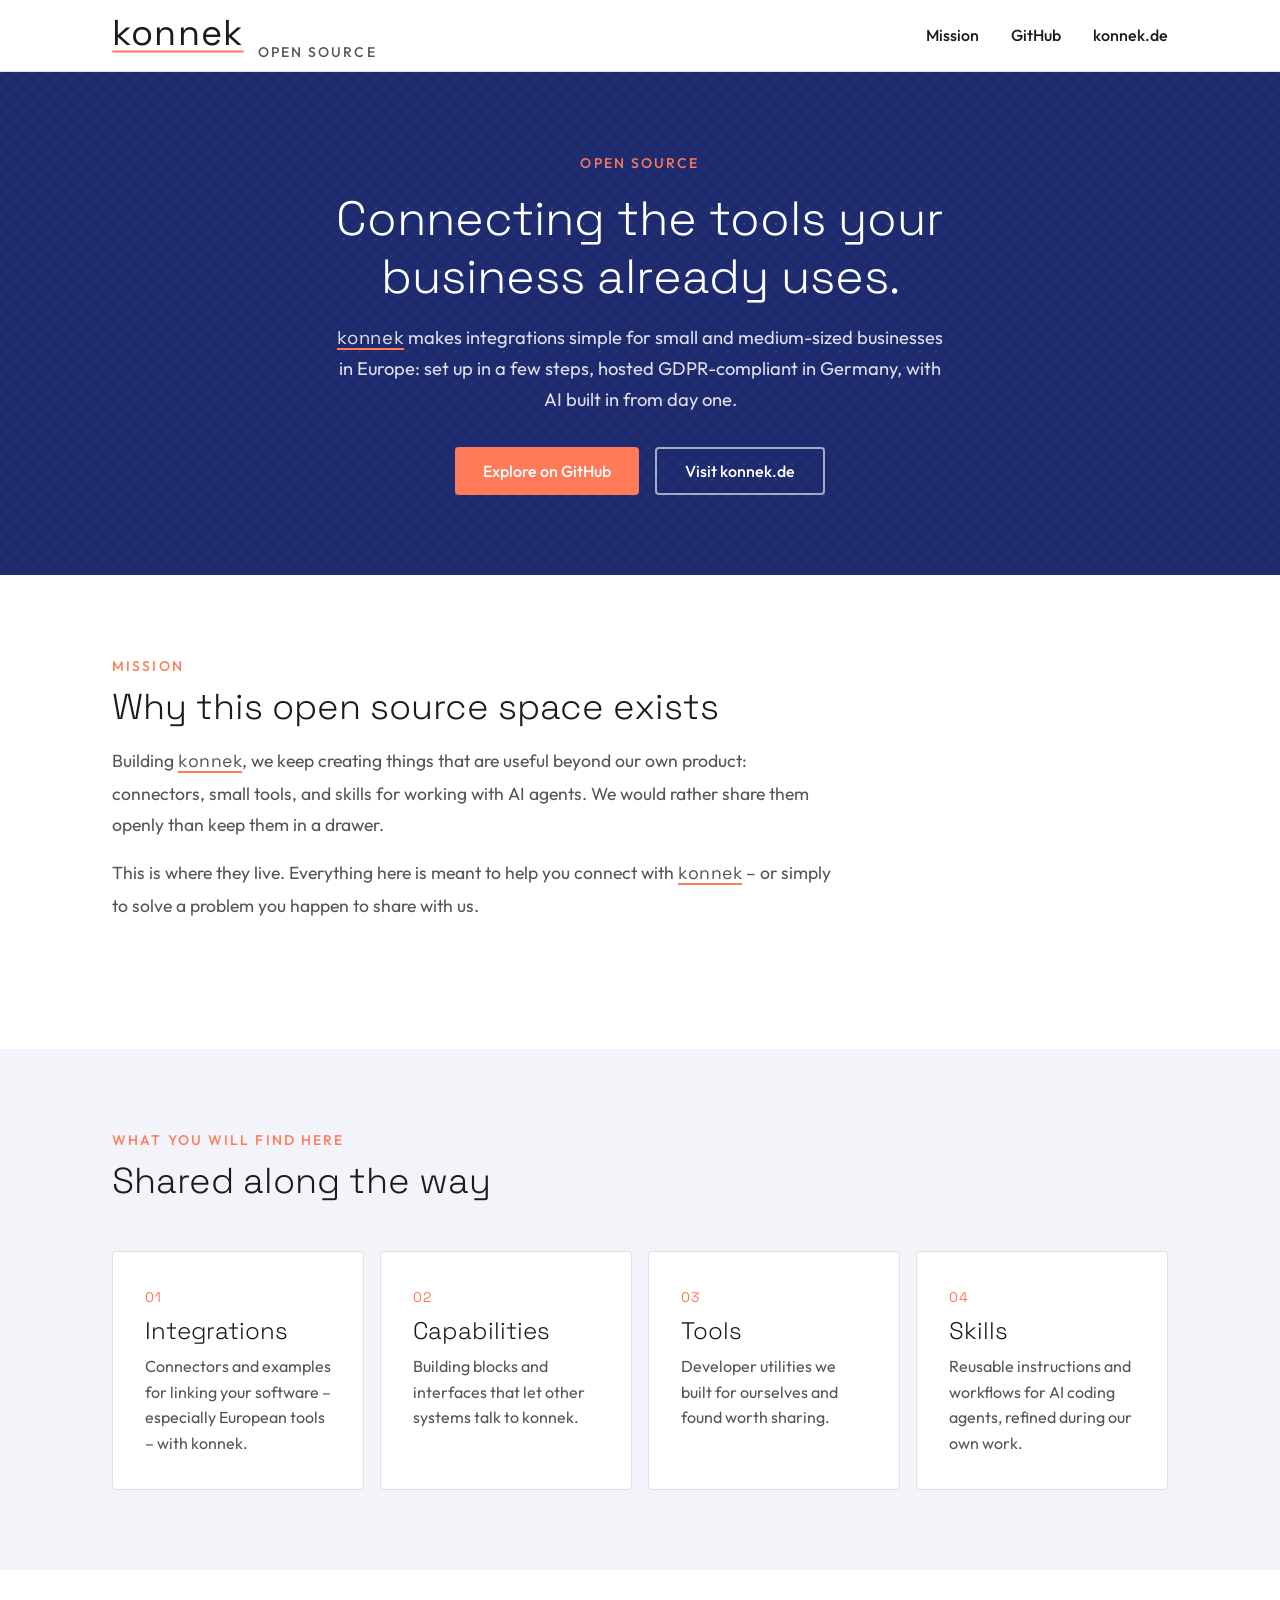
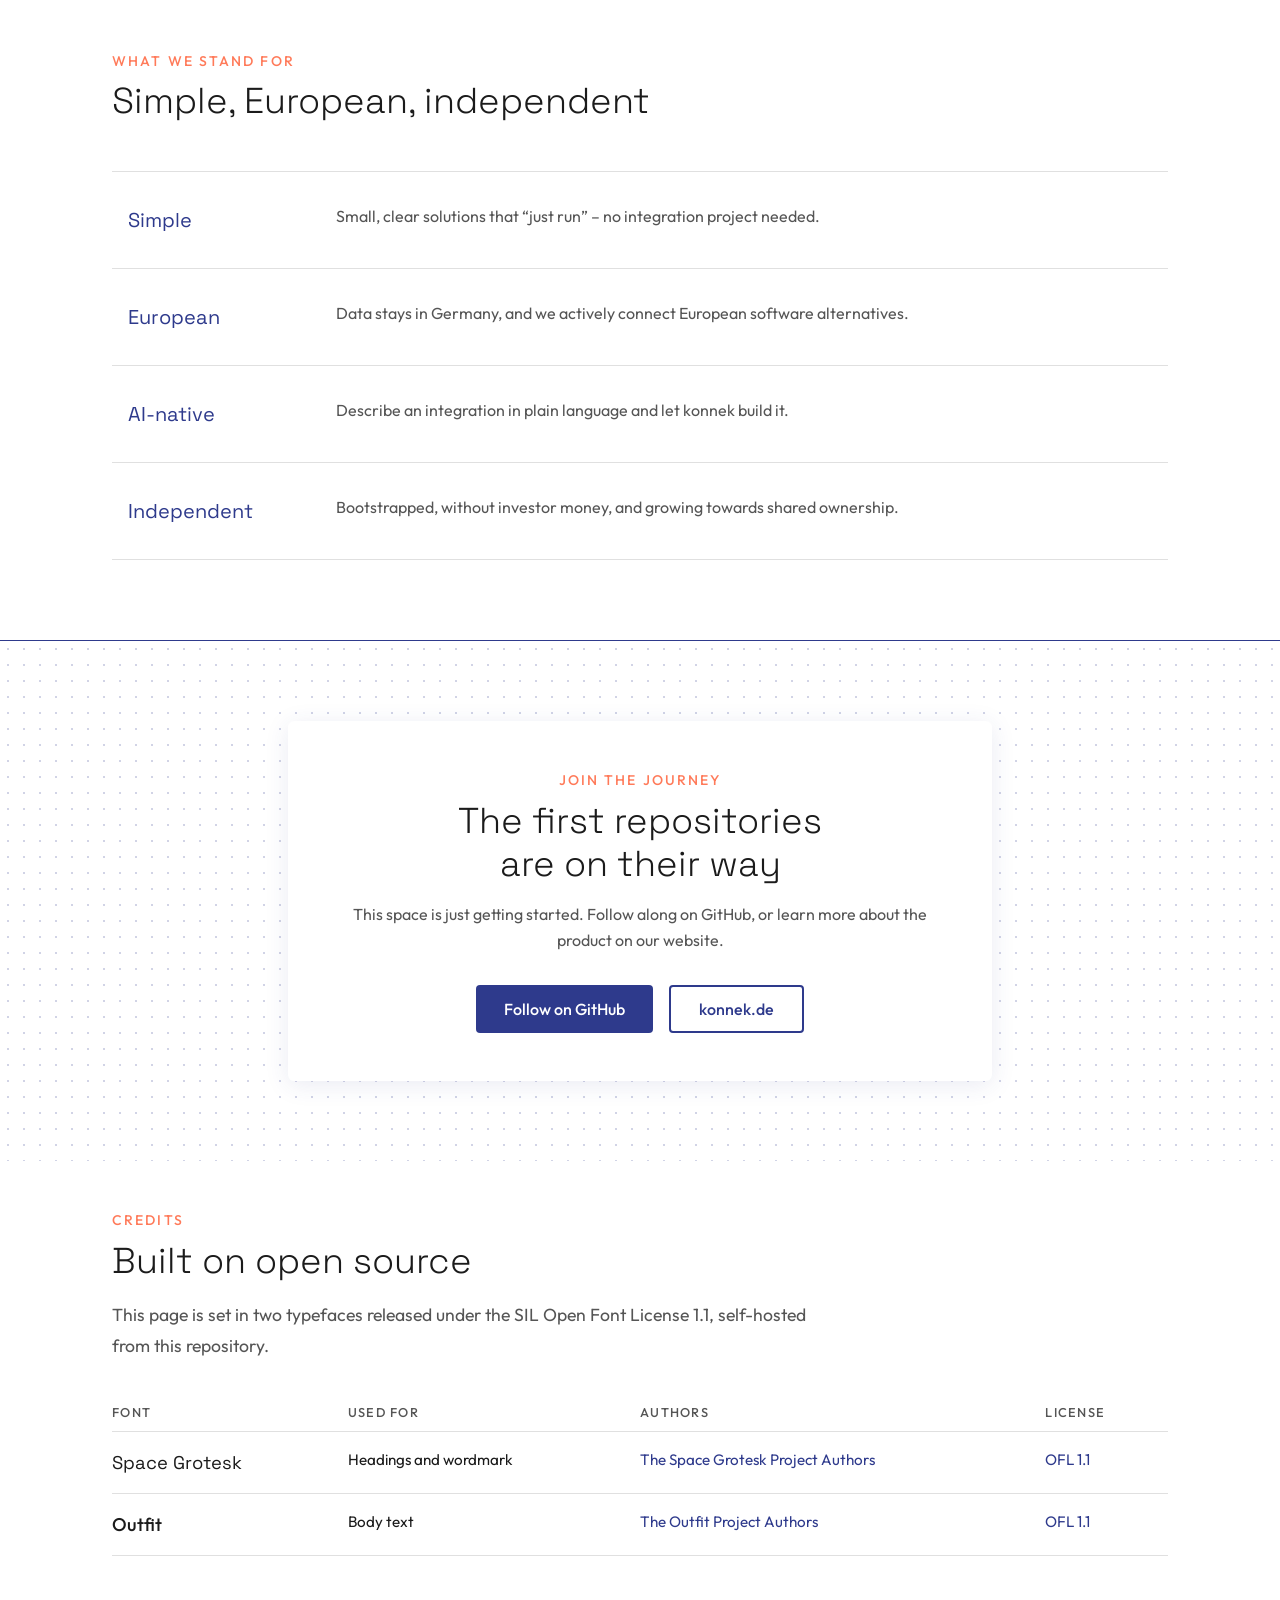
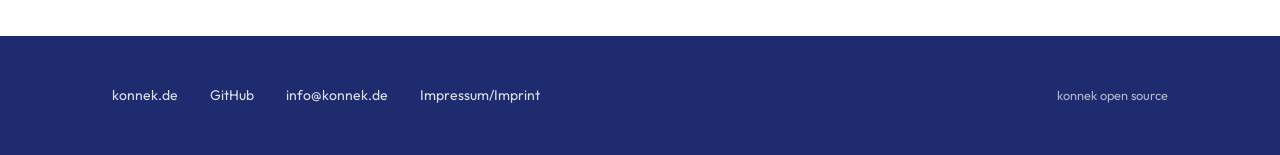
<file: index.html>
<!doctype html>
<html lang="en">
<head>
  <meta charset="utf-8">
  <meta name="viewport" content="width=device-width, initial-scale=1">
  <title>konnek open source</title>
  <meta name="description" content="konnek connects the tools small European businesses already use. Here we share integrations, tools and skills we build along the way.">
  <link rel="canonical" href="https://konnek.tech/">
  <meta name="google-site-verification" content="kZbF49vOSJe_6Bnsl19wrpWctSb0JP7EgUTlXvAQnaM">
  <meta property="og:type" content="website">
  <meta property="og:site_name" content="konnek open source">
  <meta property="og:url" content="https://konnek.tech/">
  <meta property="og:title" content="konnek open source">
  <meta property="og:description" content="konnek connects the tools small European businesses already use. Here we share integrations, tools and skills we build along the way.">
  <meta property="og:locale" content="en_US">
  <meta property="og:image" content="https://konnek.tech/og-image.png">
  <meta property="og:image:width" content="2400">
  <meta property="og:image:height" content="1260">
  <meta property="og:image:alt" content="konnek">
  <meta name="twitter:card" content="summary_large_image">
  <meta name="twitter:title" content="konnek open source">
  <meta name="twitter:description" content="konnek connects the tools small European businesses already use. Here we share integrations, tools and skills we build along the way.">
  <meta name="twitter:image" content="https://konnek.tech/og-image.png">
  <meta name="twitter:image:alt" content="konnek">
  <script type="application/ld+json">
  {
    "@context": "https://schema.org",
    "@graph": [
      {
        "@type": "Organization",
        "@id": "https://konnek.de/#organization",
        "name": "konnek",
        "url": "https://konnek.de/",
        "email": "info@konnek.de",
        "logo": "https://konnek.de/favicon.svg",
        "sameAs": [
          "https://konnek.tech/",
          "https://github.com/konnekde",
          "https://www.linkedin.com/company/konnek-berlin/"
        ]
      },
      {
        "@type": "WebSite",
        "@id": "https://konnek.tech/#website",
        "url": "https://konnek.tech/",
        "name": "konnek open source",
        "inLanguage": "en",
        "publisher": { "@id": "https://konnek.de/#organization" }
      }
    ]
  }
  </script>
  <link rel="icon" href="favicon.svg" type="image/svg+xml">
  <link rel="preload" href="fonts/space-grotesk-latin-300-normal.woff2" as="font" type="font/woff2" crossorigin>
  <link rel="preload" href="fonts/outfit-latin-400-normal.woff2" as="font" type="font/woff2" crossorigin>
  <link rel="stylesheet" href="style.css">
</head>
<body>
  <nav class="nav" aria-label="Main">
    <div class="container">
      <a class="logo" href="https://konnek.de" aria-label="konnek.de">
        <svg width="136" height="50" viewBox="0 0 136.432 49.88" aria-hidden="true">
          <rect x="0" y="43.56" width="132.432" height="2" rx="1" fill="#ff7a59"></rect>
          <text x="0" y="37.8" font-family="'Space Grotesk', sans-serif" font-weight="400" font-size="36" letter-spacing="1.2" fill="#1b1b1b">konnek</text>
        </svg>
        <span class="logo-tag">open source</span>
      </a>
      <div class="nav-links">
        <a class="hide-sm" href="#mission">Mission</a>
        <a href="https://github.com/konnekde">GitHub</a>
        <a class="hide-sm" href="https://konnek.de">konnek.de</a>
      </div>
    </div>
  </nav>

  <header class="hero">
    <div class="container">
      <span class="section-label">Open source</span>
      <h1>Connecting the tools your business already uses.</h1>
      <p class="hero-subtitle">
        <span class="brand">konnek</span> makes integrations simple for small and medium-sized businesses in
        Europe: set up in a few steps, hosted GDPR-compliant in Germany, with AI built in from day one.
      </p>
      <div class="hero-actions">
        <a class="btn btn-coral" href="https://github.com/konnekde">Explore on GitHub</a>
        <a class="btn btn-on-dark" href="https://konnek.de">Visit konnek.de</a>
      </div>
    </div>
  </header>

  <main>
    <section class="section" id="mission">
      <div class="container">
        <div class="section-header">
          <span class="section-label">Mission</span>
          <h2>Why this open source space exists</h2>
          <p class="section-text">
            Building <span class="brand">konnek</span>, we keep creating things that are useful beyond our own
            product: connectors, small tools, and skills for working with AI agents. We would rather share them
            openly than keep them in a drawer.
          </p>
          <p class="section-text">
            This is where they live. Everything here is meant to help you connect with
            <span class="brand">konnek</span> &ndash; or simply to solve a problem you happen to share with us.
          </p>
        </div>
      </div>
    </section>

    <section class="section section-alt">
      <div class="container">
        <div class="section-header">
          <span class="section-label">What you will find here</span>
          <h2>Shared along the way</h2>
        </div>
        <div class="grid">
          <article class="card">
            <span class="card-num">01</span>
            <h3>Integrations</h3>
            <p>Connectors and examples for linking your software &ndash; especially European tools &ndash; with konnek.</p>
          </article>
          <article class="card">
            <span class="card-num">02</span>
            <h3>Capabilities</h3>
            <p>Building blocks and interfaces that let other systems talk to konnek.</p>
          </article>
          <article class="card">
            <span class="card-num">03</span>
            <h3>Tools</h3>
            <p>Developer utilities we built for ourselves and found worth sharing.</p>
          </article>
          <article class="card">
            <span class="card-num">04</span>
            <h3>Skills</h3>
            <p>Reusable instructions and workflows for AI coding agents, refined during our own work.</p>
          </article>
        </div>
      </div>
    </section>

    <section class="section">
      <div class="container">
        <div class="section-header">
          <span class="section-label">What we stand for</span>
          <h2>Simple, European, independent</h2>
        </div>
        <ul class="values">
          <li><strong>Simple</strong><span>Small, clear solutions that &ldquo;just run&rdquo; &ndash; no integration project needed.</span></li>
          <li><strong>European</strong><span>Data stays in Germany, and we actively connect European software alternatives.</span></li>
          <li><strong>AI-native</strong><span>Describe an integration in plain language and let konnek build it.</span></li>
          <li><strong>Independent</strong><span>Bootstrapped, without investor money, and growing towards shared ownership.</span></li>
        </ul>
      </div>
    </section>

    <section class="dot-band">
      <div class="container">
        <div class="dot-band-card">
          <span class="section-label">Join the journey</span>
          <h2>The first repositories are on their way</h2>
          <p>This space is just getting started. Follow along on GitHub, or learn more about the product on our website.</p>
          <div class="hero-actions">
            <a class="btn btn-primary" href="https://github.com/konnekde">Follow on GitHub</a>
            <a class="btn btn-secondary" href="https://konnek.de">konnek.de</a>
          </div>
        </div>
      </div>
    </section>
    <section class="section credits" id="credits" aria-labelledby="credits-title">
      <div class="container">
        <span class="section-label">Credits</span>
        <h2 id="credits-title">Built on open source</h2>
        <p class="section-text">This page is set in two typefaces released under the SIL Open Font License 1.1, self-hosted from this repository.</p>
        <table class="credits-table">
          <thead><tr><th scope="col">Font</th><th scope="col">Used for</th><th scope="col">Authors</th><th scope="col">License</th></tr></thead>
          <tbody>
            <tr>
              <td class="font-sg">Space Grotesk</td>
              <td>Headings and wordmark</td>
              <td><a href="https://github.com/floriankarsten/space-grotesk">The Space Grotesk Project Authors</a></td>
              <td><a href="fonts/OFL-SpaceGrotesk.txt">OFL 1.1</a></td>
            </tr>
            <tr>
              <td class="font-outfit">Outfit</td>
              <td>Body text</td>
              <td><a href="https://github.com/Outfitio/Outfit-Fonts">The Outfit Project Authors</a></td>
              <td><a href="fonts/OFL-Outfit.txt">OFL 1.1</a></td>
            </tr>
          </tbody>
        </table>
      </div>
    </section>
  </main>

  <footer class="footer">
    <div class="container">
      <div class="footer-links">
        <a href="https://konnek.de">konnek.de</a>
        <a href="https://github.com/konnekde">GitHub</a>
        <a href="mailto:info@konnek.de">info@konnek.de</a>
        <a href="impressum_imprint.html">Impressum/Imprint</a>
      </div>
      <span class="footer-copy">konnek open source <a id="version" class="footer-version" hidden></a></span>
    </div>
  </footer>
  <script>
    // Show the commit of the current version (latest commit on main, which GitHub Pages deploys).
    // No build step exists to bake it in, so ask the GitHub API; on any failure the link stays hidden.
    (async () => {
      try {
        const res = await fetch('https://api.github.com/repos/konnekde/konnekde.github.io/commits/main', {
          headers: { Accept: 'application/vnd.github+json' },
        });
        if (!res.ok) return;
        const { sha, html_url: url, commit } = await res.json();
        const el = document.getElementById('version');
        el.textContent = sha.slice(0, 7);
        el.href = url;
        el.title = `Commit ${sha} (${commit.committer.date.slice(0, 10)})`;
        el.hidden = false;
      } catch (_) { /* offline or rate-limited: no version shown */ }
    })();
  </script>
</body>
</html>
</file>
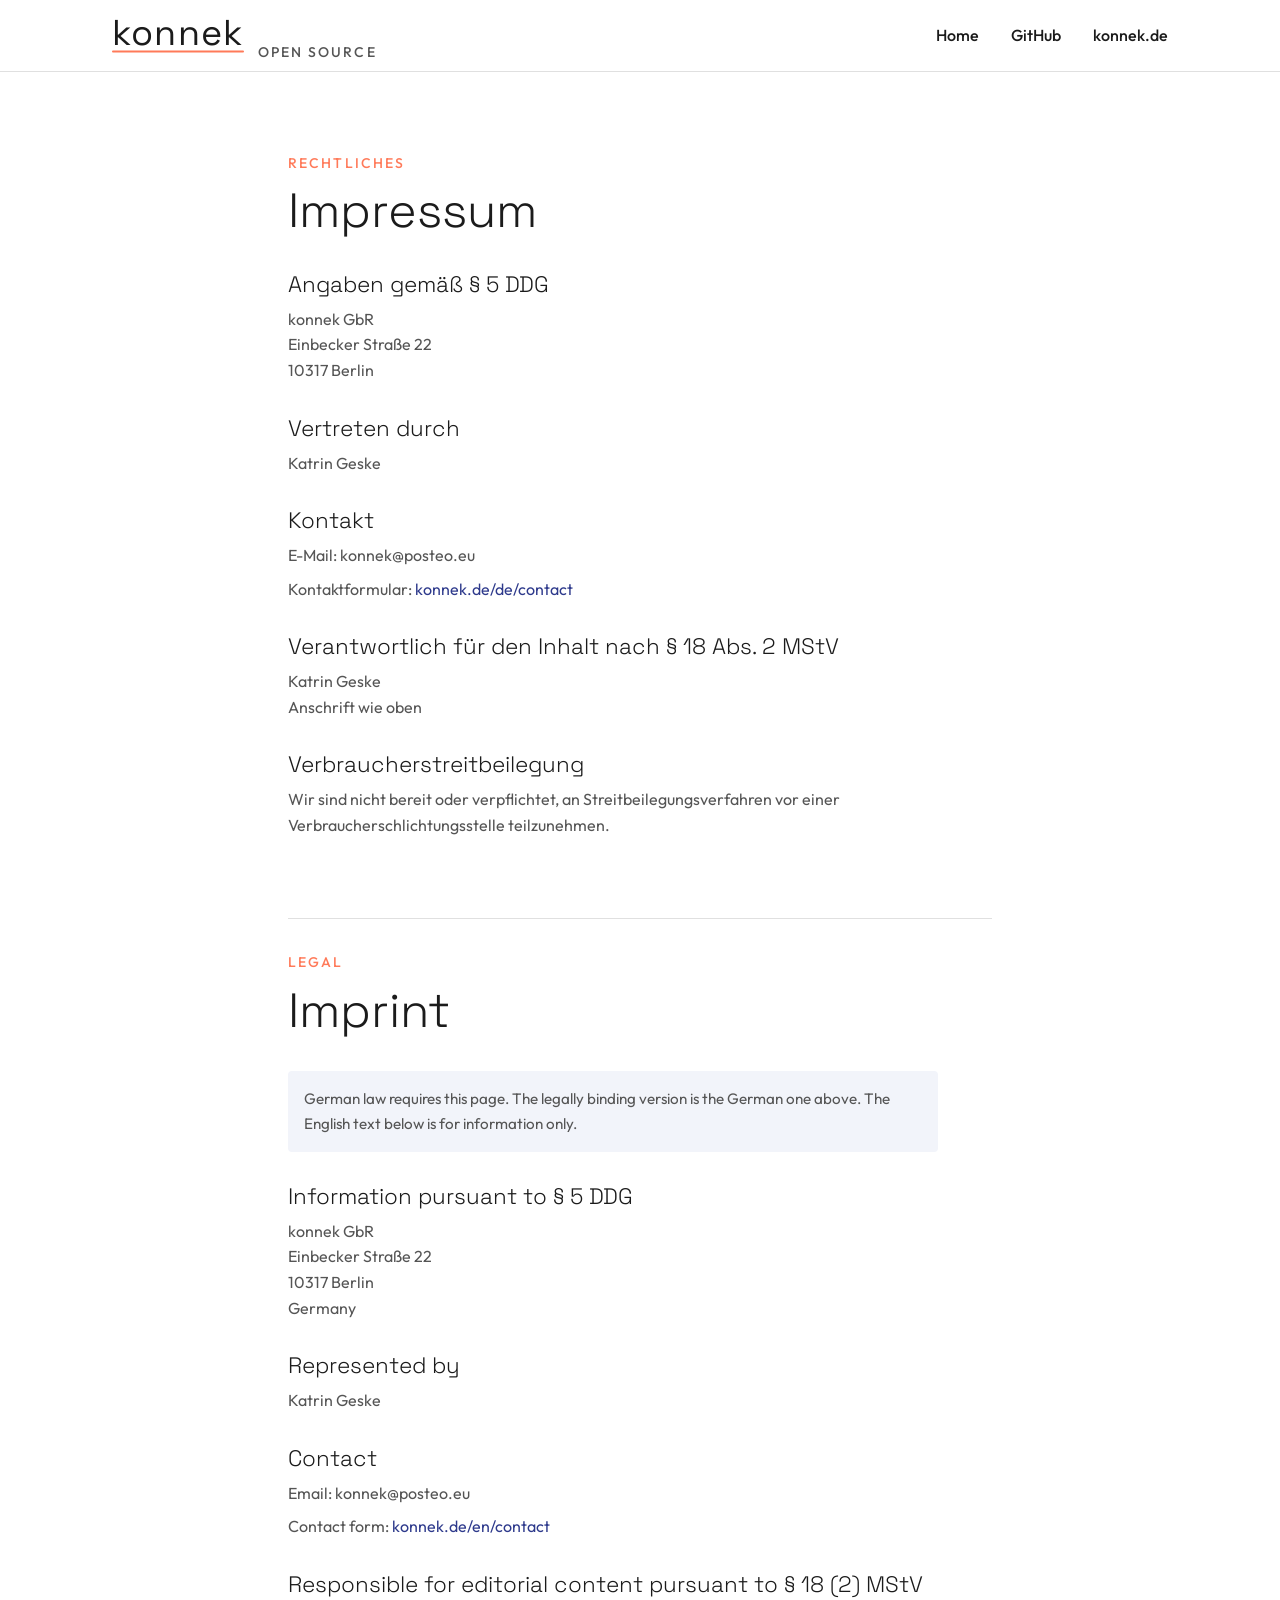
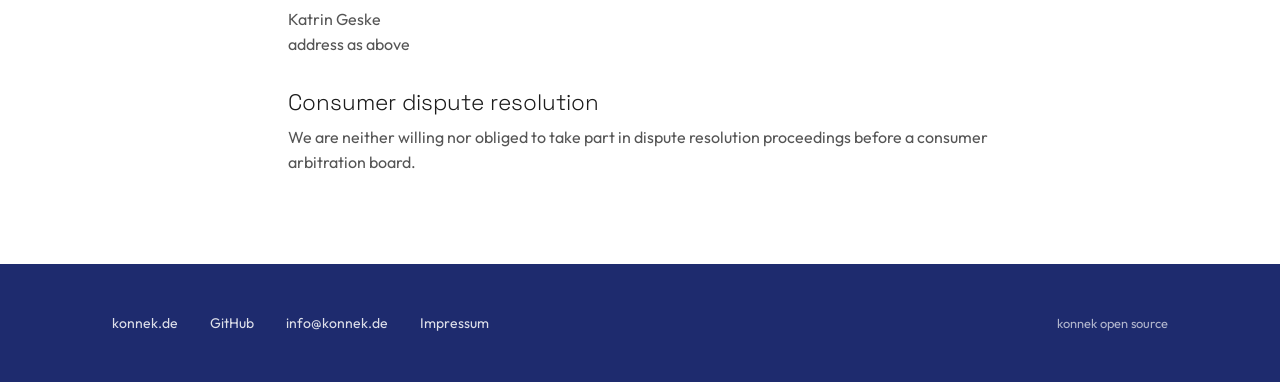
<file: impressum.html>
<!doctype html>
<html lang="de">
<head>
  <meta charset="utf-8">
  <meta name="viewport" content="width=device-width, initial-scale=1">
  <title>Impressum | konnek open source</title>
  <meta name="description" content="Impressum der konnek GbR, Pflichtangaben nach § 5 DDG.">
  <meta name="robots" content="noindex">
  <link rel="canonical" href="https://konnek.tech/impressum.html">
  <link rel="icon" href="favicon.svg" type="image/svg+xml">
  <link rel="stylesheet" href="style.css">
</head>
<body>
  <!-- Content mirrors konnek.de's imprint (konnek-website: src/i18n/{de,en}.json -> imprint.site). Keep in sync. -->
  <nav class="nav" aria-label="Main">
    <div class="container">
      <a class="logo" href="./" aria-label="konnek open source">
        <svg width="136" height="50" viewBox="0 0 136.432 49.88" aria-hidden="true">
          <rect x="0" y="43.56" width="132.432" height="2" rx="1" fill="#ff7a59"></rect>
          <text x="0" y="37.8" font-family="'Space Grotesk', sans-serif" font-weight="400" font-size="36" letter-spacing="1.2" fill="#1b1b1b">konnek</text>
        </svg>
        <span class="logo-tag">open source</span>
      </a>
      <div class="nav-links">
        <a href="./">Home</a>
        <a href="https://github.com/konnekde">GitHub</a>
        <a class="hide-sm" href="https://konnek.de">konnek.de</a>
      </div>
    </div>
  </nav>

  <main class="legal">
    <div class="container">
      <span class="section-label">Rechtliches</span>
      <h1>Impressum</h1>

      <h2>Angaben gemäß § 5 DDG</h2>
      <p>konnek GbR<br>Einbecker Straße 22<br>10317 Berlin</p>

      <h2>Vertreten durch</h2>
      <p>Katrin Geske</p>

      <h2>Kontakt</h2>
      <p>E-Mail: konnek@posteo.eu</p>
      <p>Kontaktformular: <a href="https://konnek.de/de/contact/">konnek.de/de/contact</a></p>

      <h2>Verantwortlich für den Inhalt nach § 18 Abs. 2 MStV</h2>
      <p>Katrin Geske<br>Anschrift wie oben</p>

      <h2>Verbraucherstreitbeilegung</h2>
      <p>Wir sind nicht bereit oder verpflichtet, an Streitbeilegungsverfahren vor einer Verbraucherschlichtungsstelle teilzunehmen.</p>

      <hr class="lang-sep">

      <section lang="en" aria-labelledby="imprint-en">
        <span class="section-label">Legal</span>
        <h1 id="imprint-en">Imprint</h1>
        <p class="notice">German law requires this page. The legally binding version is the German one above. The English text below is for information only.</p>

        <h2>Information pursuant to § 5 DDG</h2>
        <p>konnek GbR<br>Einbecker Straße 22<br>10317 Berlin<br>Germany</p>

        <h2>Represented by</h2>
        <p>Katrin Geske</p>

        <h2>Contact</h2>
        <p>Email: konnek@posteo.eu</p>
        <p>Contact form: <a href="https://konnek.de/en/contact/">konnek.de/en/contact</a></p>

        <h2>Responsible for editorial content pursuant to § 18 (2) MStV</h2>
        <p>Katrin Geske<br>address as above</p>

        <h2>Consumer dispute resolution</h2>
        <p>We are neither willing nor obliged to take part in dispute resolution proceedings before a consumer arbitration board.</p>
      </section>
    </div>
  </main>

  <footer class="footer">
    <div class="container">
      <div class="footer-links">
        <a href="https://konnek.de">konnek.de</a>
        <a href="https://github.com/konnekde">GitHub</a>
        <a href="mailto:info@konnek.de">info@konnek.de</a>
        <a href="impressum.html">Impressum</a>
      </div>
      <span class="footer-copy">konnek open source</span>
    </div>
  </footer>
</body>
</html>
</file>
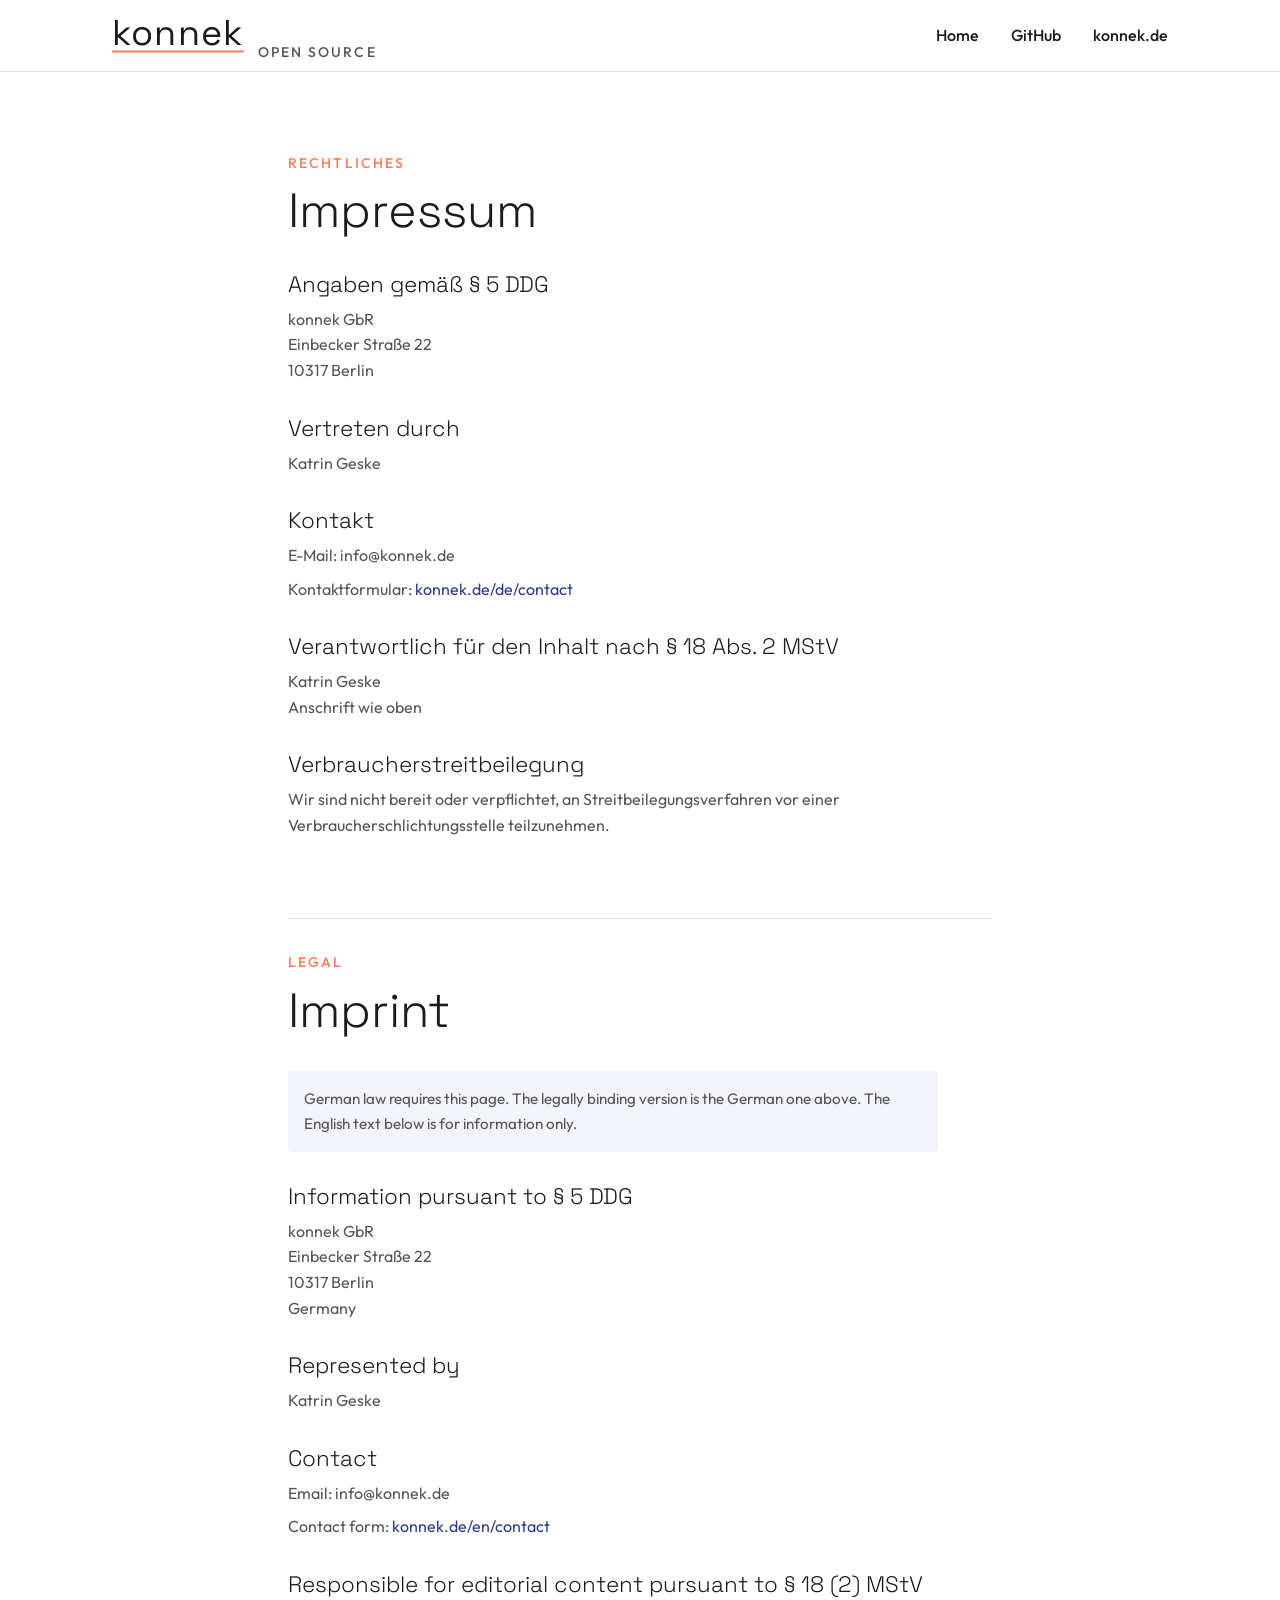
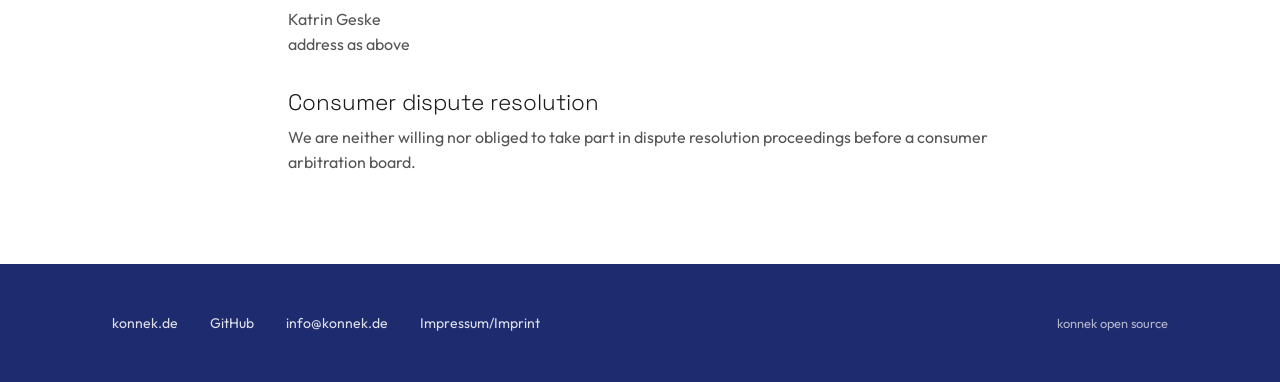
<file: impressum_imprint.html>
<!doctype html>
<html lang="de">
<head>
  <meta charset="utf-8">
  <meta name="viewport" content="width=device-width, initial-scale=1">
  <title>Impressum | konnek open source</title>
  <meta name="description" content="Impressum der konnek GbR, Pflichtangaben nach § 5 DDG.">
  <meta name="robots" content="noindex">
  <link rel="canonical" href="https://konnek.tech/impressum_imprint.html">
  <link rel="icon" href="favicon.svg" type="image/svg+xml">
  <link rel="stylesheet" href="style.css">
</head>
<body>
  <!-- Content mirrors konnek.de's imprint (konnek-website: src/i18n/{de,en}.json -> imprint.site). Keep in sync. Deliberate difference: e-mail info@konnek.de instead of konnek@posteo.eu. -->
  <nav class="nav" aria-label="Main">
    <div class="container">
      <a class="logo" href="https://konnek.de" aria-label="konnek.de">
        <svg width="136" height="50" viewBox="0 0 136.432 49.88" aria-hidden="true">
          <rect x="0" y="43.56" width="132.432" height="2" rx="1" fill="#ff7a59"></rect>
          <text x="0" y="37.8" font-family="'Space Grotesk', sans-serif" font-weight="400" font-size="36" letter-spacing="1.2" fill="#1b1b1b">konnek</text>
        </svg>
        <span class="logo-tag">open source</span>
      </a>
      <div class="nav-links">
        <a href="./">Home</a>
        <a href="https://github.com/konnekde">GitHub</a>
        <a class="hide-sm" href="https://konnek.de">konnek.de</a>
      </div>
    </div>
  </nav>

  <main class="legal">
    <div class="container">
      <span class="section-label">Rechtliches</span>
      <h1>Impressum</h1>

      <h2>Angaben gemäß § 5 DDG</h2>
      <p>konnek GbR<br>Einbecker Straße 22<br>10317 Berlin</p>

      <h2>Vertreten durch</h2>
      <p>Katrin Geske</p>

      <h2>Kontakt</h2>
      <p>E-Mail: info@konnek.de</p>
      <p>Kontaktformular: <a href="https://konnek.de/de/contact/">konnek.de/de/contact</a></p>

      <h2>Verantwortlich für den Inhalt nach § 18 Abs. 2 MStV</h2>
      <p>Katrin Geske<br>Anschrift wie oben</p>

      <h2>Verbraucherstreitbeilegung</h2>
      <p>Wir sind nicht bereit oder verpflichtet, an Streitbeilegungsverfahren vor einer Verbraucherschlichtungsstelle teilzunehmen.</p>

      <hr class="lang-sep">

      <section lang="en" aria-labelledby="imprint-en">
        <span class="section-label">Legal</span>
        <h1 id="imprint-en">Imprint</h1>
        <p class="notice">German law requires this page. The legally binding version is the German one above. The English text below is for information only.</p>

        <h2>Information pursuant to § 5 DDG</h2>
        <p>konnek GbR<br>Einbecker Straße 22<br>10317 Berlin<br>Germany</p>

        <h2>Represented by</h2>
        <p>Katrin Geske</p>

        <h2>Contact</h2>
        <p>Email: info@konnek.de</p>
        <p>Contact form: <a href="https://konnek.de/en/contact/">konnek.de/en/contact</a></p>

        <h2>Responsible for editorial content pursuant to § 18 (2) MStV</h2>
        <p>Katrin Geske<br>address as above</p>

        <h2>Consumer dispute resolution</h2>
        <p>We are neither willing nor obliged to take part in dispute resolution proceedings before a consumer arbitration board.</p>
      </section>
    </div>
  </main>

  <footer class="footer">
    <div class="container">
      <div class="footer-links">
        <a href="https://konnek.de">konnek.de</a>
        <a href="https://github.com/konnekde">GitHub</a>
        <a href="mailto:info@konnek.de">info@konnek.de</a>
        <a href="impressum_imprint.html">Impressum/Imprint</a>
      </div>
      <span class="footer-copy">konnek open source</span>
    </div>
  </footer>
</body>
</html>
</file>
<file: style.css>
/* Design tokens mirror konnek-website/src/styles/variables.css (Indigo + Coral). */
@font-face { font-family: 'Space Grotesk'; font-weight: 300; font-display: swap; src: url(fonts/space-grotesk-latin-300-normal.woff2) format('woff2'); }
@font-face { font-family: 'Space Grotesk'; font-weight: 400; font-display: swap; src: url(fonts/space-grotesk-latin-400-normal.woff2) format('woff2'); }
@font-face { font-family: 'Outfit'; font-weight: 400; font-display: swap; src: url(fonts/outfit-latin-400-normal.woff2) format('woff2'); }
@font-face { font-family: 'Outfit'; font-weight: 500; font-display: swap; src: url(fonts/outfit-latin-500-normal.woff2) format('woff2'); }

:root {
  --color-primary: #2e3a8c;
  --color-primary-hover: #1a2566;
  --color-secondary: #ff7a59;
  --color-hero-bg: #1e2b6e;
  --color-bg: #ffffff;
  --color-bg-alt: #f2f4fa;
  --color-text: #1b1b1b;
  --color-text-muted: #555555;
  --color-border: #e0e0e0;
  --color-coral-tint: rgba(255, 122, 89, 0.08);
  --color-on-dark-muted: rgba(255, 255, 255, 0.85);
  --shadow-primary-soft: 0 0.25rem 1.5rem rgba(46, 58, 140, 0.1);
  --shadow-primary-medium: 0 0.375rem 1.5rem rgba(46, 58, 140, 0.12);
  --shadow-cta: 0 0.375rem 1.125rem rgba(46, 58, 140, 0.28);
  --focus-shadow: 0 0 0 0.15rem rgba(46, 58, 140, 0.25);
  --font-heading: 'Space Grotesk', system-ui, sans-serif;
  --font-body: 'Outfit', system-ui, sans-serif;
  --space-sm: 0.5rem;
  --space-md: 1rem;
  --space-lg: 2rem;
  --space-xl: 3rem;
  --space-2xl: 5rem;
  --max-width: 70rem;
  --nav-height: 4.5rem;
  --radius-md: 0.25rem;
  --radius-lg: 0.4rem;
}

*, *::before, *::after { margin: 0; padding: 0; box-sizing: border-box; }
html { scroll-behavior: smooth; -webkit-text-size-adjust: 100%; }
@media (prefers-reduced-motion: reduce) { html { scroll-behavior: auto; } }
body {
  font-family: var(--font-body);
  color: var(--color-text);
  background: var(--color-bg);
  line-height: 1.6;
  -webkit-font-smoothing: antialiased;
}
::selection { background: rgba(46, 58, 140, 0.2); }
a { color: var(--color-primary); text-decoration: none; }
a:hover { text-decoration: underline; }
a:focus-visible { outline: none; box-shadow: var(--focus-shadow); border-radius: var(--radius-md); }
h1, h2, h3 { font-family: var(--font-heading); font-weight: 300; line-height: 1.2; color: var(--color-text); text-wrap: balance; }
h1 { font-size: clamp(2rem, 5vw, 3rem); }
h2 { font-size: clamp(1.5rem, 3.5vw, 2.25rem); }
h3 { font-size: clamp(1.125rem, 2.5vw, 1.5rem); }
p { max-width: 65ch; text-wrap: pretty; }

.container { width: 100%; max-width: var(--max-width); margin: 0 auto; padding: 0 var(--space-lg); }
@media (max-width: 40rem) { .container { padding: 0 var(--space-md); } }
.section { padding: var(--space-2xl) 0; }
.section-alt { background: var(--color-bg-alt); }

/* Wordmark in running text: Space Grotesk 400 with the coral line, as on konnek.de */
.brand {
  font-family: var(--font-heading);
  font-weight: 400;
  letter-spacing: 0.03em;
  text-decoration: underline var(--color-secondary);
  text-decoration-thickness: 0.09em;
  text-underline-offset: 0.2em;
  text-decoration-skip-ink: none;
  white-space: nowrap;
}

/* Nav */
.nav { height: var(--nav-height); background: var(--color-bg); border-bottom: 1px solid var(--color-border); }
.nav .container { height: 100%; display: flex; align-items: center; justify-content: space-between; gap: var(--space-md); }
.logo { display: inline-flex; align-items: baseline; gap: 0.6rem; color: var(--color-text); }
.logo:hover { text-decoration: none; opacity: 0.85; }
.logo svg { display: block; }
.logo-tag { font-size: 0.875rem; font-weight: 500; letter-spacing: 0.15em; text-transform: uppercase; color: var(--color-text-muted); }
.nav-links { display: flex; gap: var(--space-lg); font-weight: 500; }
.nav-links a { color: var(--color-text); }
@media (max-width: 40rem) { .logo-tag, .nav-links .hide-sm { display: none; } }

/* Hero: dark indigo backdrop with the faint dot texture */
.hero {
  background-color: var(--color-hero-bg);
  background-image: radial-gradient(color-mix(in srgb, #fff 14%, transparent) 0.0625rem, transparent 0.0625rem);
  background-size: 1rem 1rem;
  color: #fff;
  padding: var(--space-2xl) 0;
  text-align: center;
}
.hero h1 { color: #fff; max-width: 22ch; margin: var(--space-md) auto 0; }
.hero .section-label { margin-bottom: 0; }
.hero-subtitle { font-size: 1.15rem; color: var(--color-on-dark-muted); line-height: 1.7; max-width: 38rem; margin: var(--space-md) auto 0; }
.hero-actions { display: flex; gap: var(--space-md); justify-content: center; flex-wrap: wrap; margin-top: var(--space-lg); }

/* Section header */
.section-label { display: block; font-size: 0.875rem; font-weight: 500; letter-spacing: 0.15em; text-transform: uppercase; color: var(--color-secondary); margin-bottom: var(--space-sm); }
.section-text { font-size: 1.1rem; color: var(--color-text-muted); line-height: 1.8; max-width: 60ch; margin-top: var(--space-md); }
.section-header { margin-bottom: var(--space-xl); }

/* Buttons */
.btn {
  display: inline-flex; align-items: center; gap: var(--space-sm);
  padding: 0.75rem 1.75rem; border: none; border-radius: var(--radius-md);
  font: 500 1rem var(--font-body); cursor: pointer; text-decoration: none;
  transition: background 0.2s, color 0.2s, transform 0.2s, box-shadow 0.2s;
}
.btn:hover { text-decoration: none; }
.btn-primary { background: var(--color-primary); color: #fff; }
.btn-primary:hover { background: var(--color-primary-hover); transform: translateY(-1px); box-shadow: var(--shadow-cta); }
.btn-secondary { background: transparent; color: var(--color-primary); border: 0.125rem solid var(--color-primary); }
.btn-secondary:hover { background: var(--color-primary); color: #fff; }
.btn-coral { background: var(--color-secondary); color: #fff; }
.btn-coral:hover { background: #f2643f; transform: translateY(-1px); }
.btn-on-dark { background: transparent; color: #fff; border: 0.125rem solid rgba(255, 255, 255, 0.6); }
.btn-on-dark:hover { background: rgba(255, 255, 255, 0.08); border-color: #fff; }

/* Cards */
.grid { display: grid; grid-template-columns: repeat(auto-fit, minmax(14rem, 1fr)); gap: var(--space-md); }
.card {
  padding: var(--space-lg);
  border: 0.0625rem solid var(--color-border);
  border-radius: var(--radius-md);
  background: var(--color-bg);
  transition: border-color 0.2s, box-shadow 0.2s, transform 0.2s;
}
.card:hover { border-color: var(--color-secondary); box-shadow: var(--shadow-primary-medium); transform: translateY(-2px); }
.card-num { font-family: var(--font-heading); font-size: 0.875rem; color: var(--color-secondary); letter-spacing: 0.1em; }
.card h3 { margin: var(--space-sm) 0; }
.card p { color: var(--color-text-muted); }
@media (prefers-reduced-motion: reduce) { .card, .btn { transition: none; } .card:hover, .btn:hover { transform: none; } }

/* Values: editorial rows with coral-tint hover */
.values { list-style: none; border-top: 1px solid var(--color-border); }
.values li {
  display: grid; grid-template-columns: 12rem 1fr; gap: var(--space-md);
  padding: var(--space-lg) var(--space-md); border-bottom: 1px solid var(--color-border);
  transition: background 0.2s;
}
.values li:hover { background: var(--color-coral-tint); }
.values strong { font-family: var(--font-heading); font-weight: 400; font-size: 1.25rem; color: var(--color-primary); }
.values span { color: var(--color-text-muted); }
@media (max-width: 40rem) { .values li { grid-template-columns: 1fr; gap: var(--space-sm); } }

/* CTA on a dot band */
.dot-band {
  padding: var(--space-2xl) 0;
  border-top: 0.0625rem solid var(--color-primary);
  background-image: radial-gradient(color-mix(in srgb, var(--color-primary) 22%, transparent) 0.0625rem, transparent 0.0625rem);
  background-size: 1rem 1rem;
}
.dot-band-card { background: var(--color-bg); padding: var(--space-xl); border-radius: var(--radius-lg); box-shadow: var(--shadow-primary-soft); max-width: 44rem; margin: 0 auto; text-align: center; }
.dot-band-card p { margin: var(--space-md) auto 0; color: var(--color-text-muted); }
.dot-band-card .hero-actions { margin-top: var(--space-lg); }
@media (max-width: 40rem) { .dot-band-card { padding: var(--space-lg); } }

/* Open source credits */
.credits { padding-top: var(--space-xl); }
.credits-table { width: 100%; border-collapse: collapse; margin-top: var(--space-lg); font-size: 0.95rem; }
.credits-table th { text-align: left; font-size: 0.8rem; font-weight: 500; letter-spacing: 0.1em; text-transform: uppercase; color: var(--color-text-muted); padding: var(--space-sm) var(--space-md) var(--space-sm) 0; border-bottom: 1px solid var(--color-border); }
.credits-table td { padding: var(--space-md) var(--space-md) var(--space-md) 0; border-bottom: 1px solid var(--color-border); vertical-align: top; }
.font-sg { font-family: var(--font-heading); font-size: 1.15rem; }
.font-outfit { font-family: var(--font-body); font-size: 1.15rem; font-weight: 500; }
@media (max-width: 40rem) {
  .credits-table thead { display: none; }
  .credits-table tr { display: grid; grid-template-columns: 1fr; padding: var(--space-md) 0; border-bottom: 1px solid var(--color-border); }
  .credits-table td { border: 0; padding: 0.15rem 0; }
}

/* Footer */
.footer { background: var(--color-hero-bg); padding: var(--space-xl) 0; }
.footer .container { display: flex; align-items: center; justify-content: space-between; flex-wrap: wrap; gap: var(--space-md); }
.footer-links { display: flex; gap: var(--space-lg); flex-wrap: wrap; }
.footer-links a { font-size: 0.875rem; color: var(--color-on-dark-muted); }
.footer-links a:hover { color: #fff; }
.footer-copy { font-size: 0.8rem; color: rgba(255, 255, 255, 0.65); }
/* Same treatment as konnek-website's .footer-version */
.footer-version { font-variant-numeric: tabular-nums; color: inherit; opacity: 0.5; margin-left: 0.35rem; font-family: ui-monospace, monospace; }
.footer-version:hover { opacity: 1; color: #fff; }

/* Legal pages (impressum_imprint.html) */
.legal { padding: var(--space-2xl) 0; }
.legal .container { max-width: 48rem; }
.legal h1 { margin-bottom: var(--space-lg); }
.legal h2 { font-size: clamp(1.15rem, 2.5vw, 1.4rem); margin: var(--space-lg) 0 var(--space-sm); }
.legal p { color: var(--color-text-muted); margin-bottom: var(--space-sm); }
.legal .lang-sep { margin: var(--space-2xl) 0 var(--space-lg); border: 0; border-top: 1px solid var(--color-border); }
.legal .notice { font-size: 0.95rem; background: var(--color-bg-alt); padding: var(--space-md); border-radius: var(--radius-md); }
</file>
